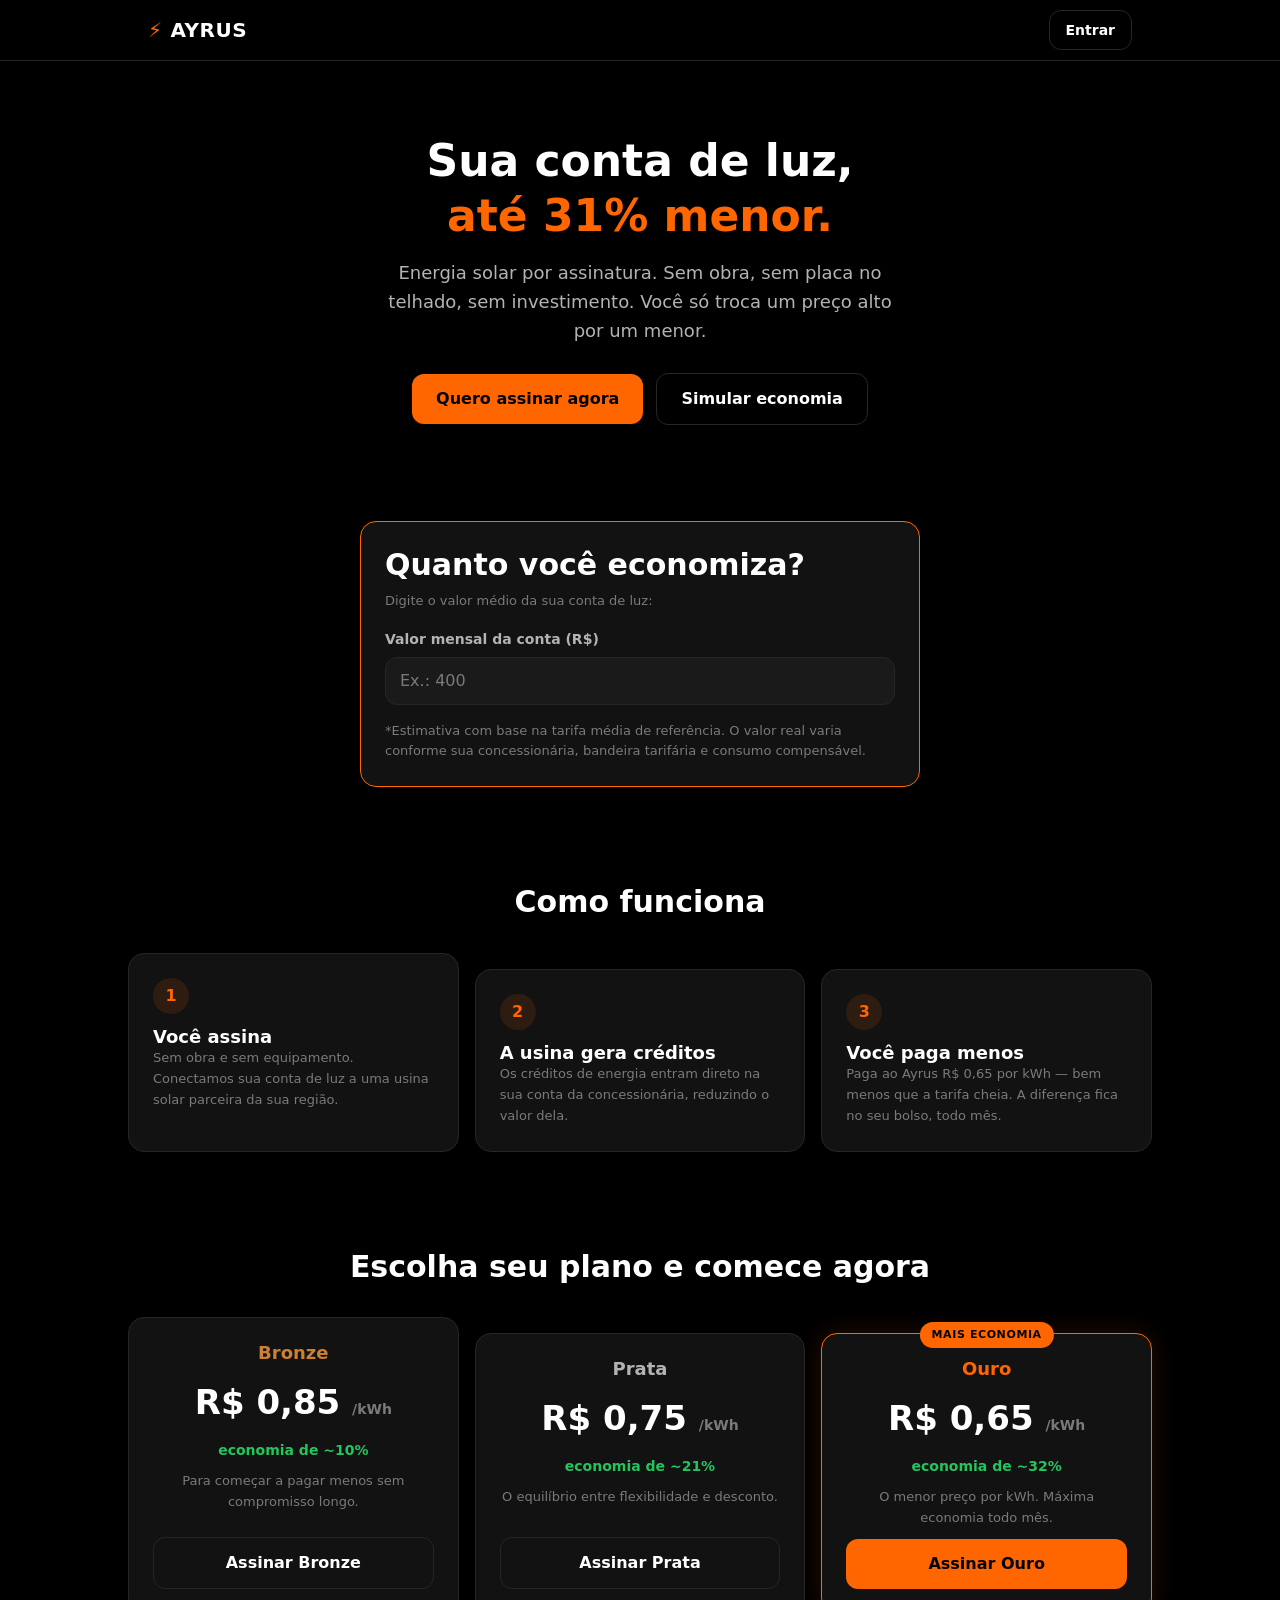
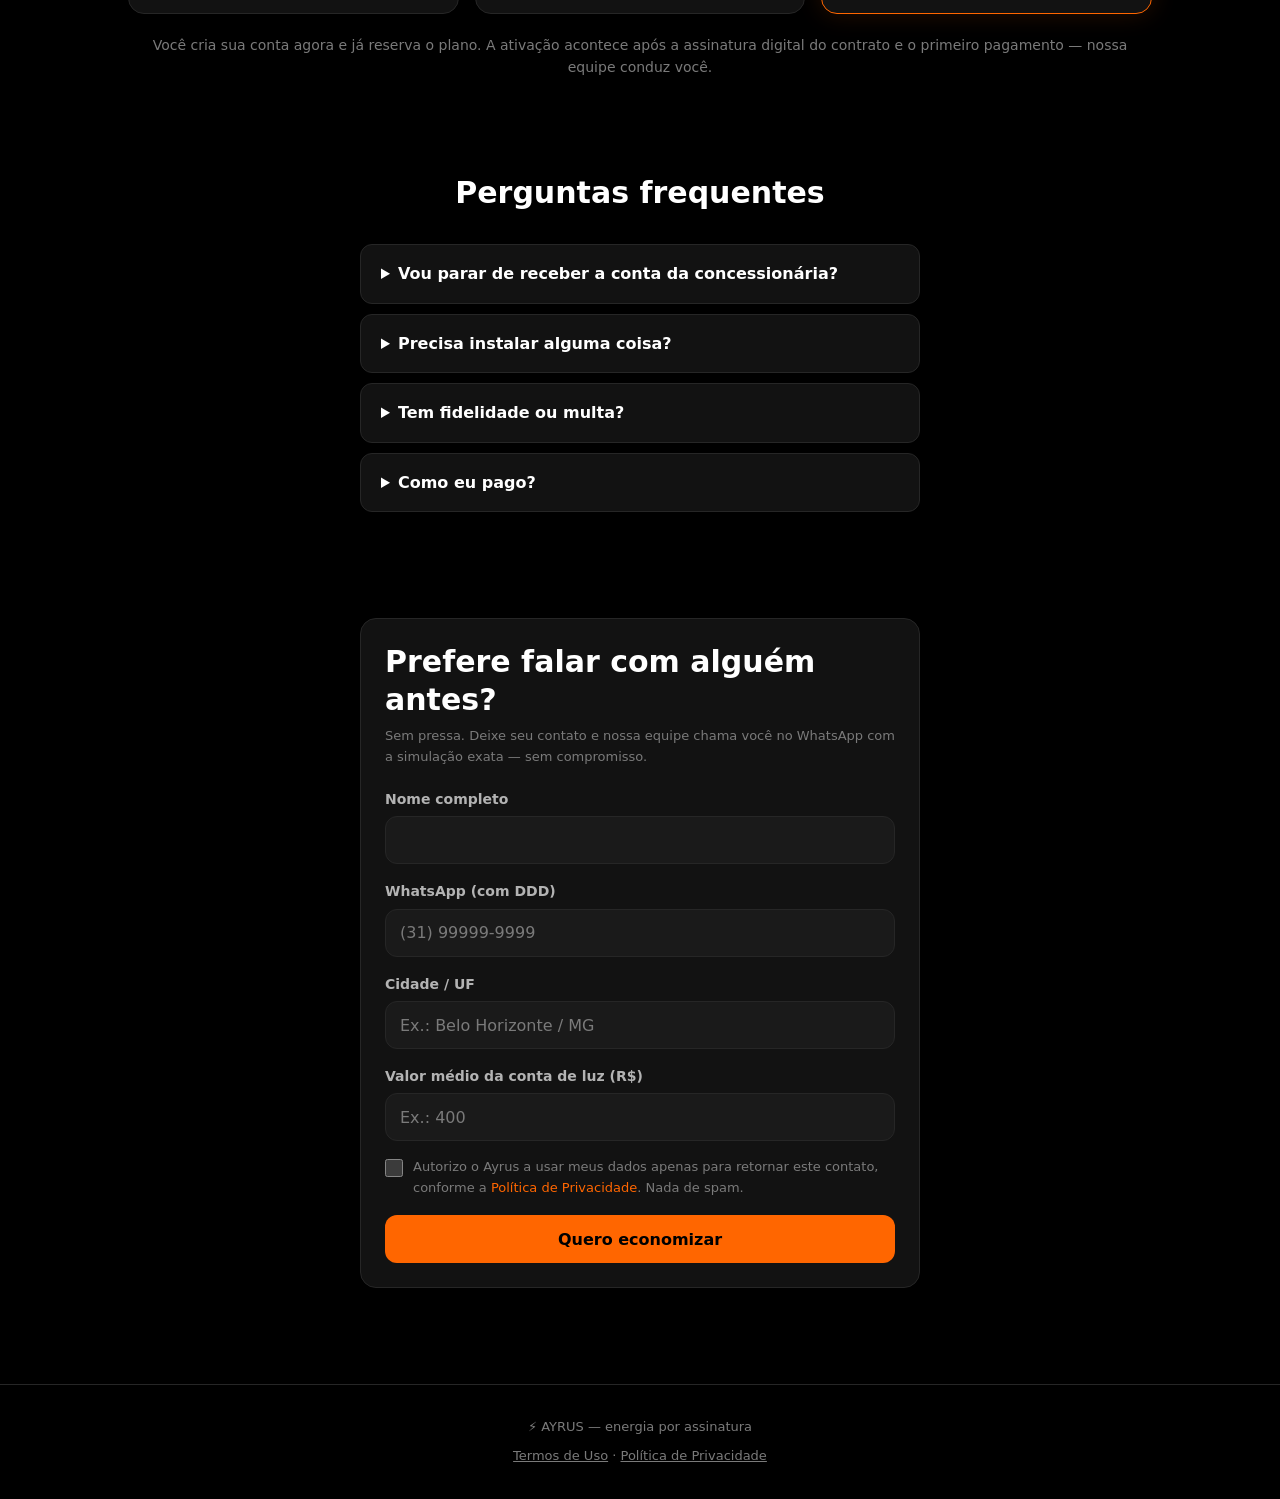
<file: index.html>
<!DOCTYPE html>
<html lang="pt-BR">
<head>
  <meta charset="UTF-8" />
  <meta name="viewport" content="width=device-width, initial-scale=1.0" />
  <meta http-equiv="Content-Security-Policy"
        content="default-src 'none'; script-src 'self'; style-src 'self' 'unsafe-inline'; img-src 'self' data:; connect-src https://script.google.com https://script.googleusercontent.com; base-uri 'self'; form-action 'self'" />
  <meta name="description" content="Ayrus — sua conta de luz até 31% menor com energia solar por assinatura. Sem obra, sem placa, sem investimento." />
  <meta name="color-scheme" content="dark" />
  <meta name="theme-color" content="#000000" />
  <title>Ayrus — Energia solar por assinatura</title>
  <link rel="stylesheet" href="css/styles.css" />
</head>
<body>

  <header class="topbar">
    <div class="container topbar-inner">
      <span class="logo"><span class="bolt">⚡</span>AYRUS</span>
      <a class="btn btn-ghost btn-sm" href="app.html">Entrar</a>
    </div>
  </header>

  <main>
    <!-- HERO -->
    <section class="hero container">
      <h1>Sua conta de luz,<br /><span class="highlight">até 31% menor.</span></h1>
      <p class="sub">Energia solar por assinatura. Sem obra, sem placa no telhado, sem investimento. Você só troca um preço alto por um menor.</p>
      <a class="btn btn-primary" href="#planos">Quero assinar agora</a>
      <a class="btn btn-ghost" style="margin-left:8px" href="#simulador">Simular economia</a>
    </section>

    <!-- SIMULADOR -->
    <section class="section container narrow" id="simulador">
      <div class="card card-highlight">
        <h2>Quanto você economiza?</h2>
        <p class="muted" style="margin:8px 0 16px">Digite o valor médio da sua conta de luz:</p>
        <div class="field">
          <label for="sim-conta">Valor mensal da conta (R$)</label>
          <input id="sim-conta" type="number" inputmode="decimal" min="50" max="100000" step="10" placeholder="Ex.: 400" />
        </div>
        <div id="sim-result" class="sim-result hidden">
          <small class="muted">Sua economia estimada por mês, em cada plano*</small>
          <div class="sim-tiers">
            <div class="sim-tier">
              <span class="tier-name bronze">Bronze</span>
              <span class="tier-val money" id="sim-bronze">—</span>
            </div>
            <div class="sim-tier">
              <span class="tier-name prata">Prata</span>
              <span class="tier-val money" id="sim-prata">—</span>
            </div>
            <div class="sim-tier featured">
              <span class="tier-name ouro">Ouro</span>
              <span class="tier-val money" id="sim-ouro">—</span>
            </div>
          </div>
          <small class="muted" style="display:block;margin-top:10px">No Ouro, isso dá <strong id="sim-ano" class="money" style="color:var(--success)">—</strong> por ano.</small>
          <a class="btn btn-primary btn-block" style="margin-top:14px" href="#planos">Escolher meu plano</a>
        </div>
        <small class="muted" style="display:block;margin-top:12px">*Estimativa com base na tarifa média de referência. O valor real varia conforme sua concessionária, bandeira tarifária e consumo compensável.</small>
      </div>
    </section>

    <!-- COMO FUNCIONA -->
    <section class="section container">
      <h2 class="section-title">Como funciona</h2>
      <div class="steps">
        <div class="card">
          <div class="step-num">1</div>
          <h3>Você assina</h3>
          <p class="muted">Sem obra e sem equipamento. Conectamos sua conta de luz a uma usina solar parceira da sua região.</p>
        </div>
        <div class="card">
          <div class="step-num">2</div>
          <h3>A usina gera créditos</h3>
          <p class="muted">Os créditos de energia entram direto na sua conta da concessionária, reduzindo o valor dela.</p>
        </div>
        <div class="card">
          <div class="step-num">3</div>
          <h3>Você paga menos</h3>
          <p class="muted">Paga ao Ayrus R$ 0,65 por kWh — bem menos que a tarifa cheia. A diferença fica no seu bolso, todo mês.</p>
        </div>
      </div>
    </section>

    <!-- PLANOS -->
    <section class="section container" id="planos">
      <h2 class="section-title">Escolha seu plano e comece agora</h2>
      <div class="plans">
        <div class="card plan-card">
          <h3><span class="tier-name bronze">Bronze</span></h3>
          <p class="plan-price">R$ 0,85 <small>/kWh</small></p>
          <p class="plan-eco">economia de ~10%</p>
          <p class="muted">Para começar a pagar menos sem compromisso longo.</p>
          <a class="btn btn-ghost" href="app.html?plano=bronze">Assinar Bronze</a>
        </div>
        <div class="card plan-card">
          <h3><span class="tier-name prata">Prata</span></h3>
          <p class="plan-price">R$ 0,75 <small>/kWh</small></p>
          <p class="plan-eco">economia de ~21%</p>
          <p class="muted">O equilíbrio entre flexibilidade e desconto.</p>
          <a class="btn btn-ghost" href="app.html?plano=prata">Assinar Prata</a>
        </div>
        <div class="card plan-card featured">
          <span class="plan-tag">MAIS ECONOMIA</span>
          <h3><span class="tier-name ouro">Ouro</span></h3>
          <p class="plan-price">R$ 0,65 <small>/kWh</small></p>
          <p class="plan-eco">economia de ~32%</p>
          <p class="muted">O menor preço por kWh. Máxima economia todo mês.</p>
          <a class="btn btn-primary" href="app.html?plano=ouro">Assinar Ouro</a>
        </div>
      </div>
      <p class="muted" style="text-align:center;margin-top:20px;font-size:14px">
        Você cria sua conta agora e já reserva o plano. A ativação acontece após a assinatura digital do contrato e o primeiro pagamento — nossa equipe conduz você.
      </p>
    </section>

    <!-- FAQ -->
    <section class="section container narrow">
      <h2 class="section-title">Perguntas frequentes</h2>
      <details class="faq-item">
        <summary>Vou parar de receber a conta da concessionária?</summary>
        <p>Não. Você continua cliente da sua concessionária e recebe a conta dela normalmente — só que reduzida pelos créditos de energia. A fatura do Ayrus cobre os créditos que você usou, por um preço menor.</p>
      </details>
      <details class="faq-item">
        <summary>Precisa instalar alguma coisa?</summary>
        <p>Nada. Zero obra, zero equipamento, zero visita técnica. Tudo acontece no sistema de compensação da própria concessionária.</p>
      </details>
      <details class="faq-item">
        <summary>Tem fidelidade ou multa?</summary>
        <p>As condições de permanência e aviso prévio ficam claras no contrato, antes de você assinar. Cancelamento é feito pelo mesmo canal da contratação, sem burocracia escondida.</p>
      </details>
      <details class="faq-item">
        <summary>Como eu pago?</summary>
        <p>Uma fatura mensal via PIX, no app do Ayrus. Você acompanha consumo, pagamento e economia acumulada em tempo real.</p>
      </details>
    </section>

    <!-- LEAD -->
    <section class="section container narrow" id="contato">
      <div class="card">
        <h2>Prefere falar com alguém antes?</h2>
        <p class="muted" style="margin:8px 0 20px">Sem pressa. Deixe seu contato e nossa equipe chama você no WhatsApp com a simulação exata — sem compromisso.</p>

        <form id="lead-form" novalidate>
          <div class="field">
            <label for="lead-nome">Nome completo</label>
            <input id="lead-nome" name="nome" type="text" maxlength="80" autocomplete="name" required />
          </div>
          <div class="field">
            <label for="lead-whats">WhatsApp (com DDD)</label>
            <input id="lead-whats" name="whatsapp" type="tel" inputmode="tel" maxlength="16" autocomplete="tel" placeholder="(31) 99999-9999" required />
          </div>
          <div class="field">
            <label for="lead-cidade">Cidade / UF</label>
            <input id="lead-cidade" name="cidade" type="text" maxlength="60" placeholder="Ex.: Belo Horizonte / MG" />
          </div>
          <div class="field">
            <label for="lead-valor">Valor médio da conta de luz (R$)</label>
            <input id="lead-valor" name="valor_conta" type="number" inputmode="decimal" min="0" max="100000" placeholder="Ex.: 400" />
          </div>

          <!-- Honeypot anti-bot: humanos não veem este campo -->
          <div class="hp-field" aria-hidden="true">
            <label for="lead-website">Não preencha este campo</label>
            <input id="lead-website" name="website" type="text" tabindex="-1" autocomplete="off" />
          </div>

          <label class="check" style="margin-bottom:16px">
            <input type="checkbox" name="consent" required />
            <span>Autorizo o Ayrus a usar meus dados apenas para retornar este contato, conforme a <a href="#" rel="noopener">Política de Privacidade</a>. Nada de spam.</span>
          </label>

          <button id="lead-btn" class="btn btn-primary btn-block" type="submit">Quero economizar</button>
        </form>

        <div id="lead-ok" class="empty-state hidden">
          <p style="color:var(--success);font-weight:700;font-size:18px">Recebido! ⚡</p>
          <p class="muted">Nosso time chama você no WhatsApp em breve com a sua simulação.</p>
        </div>
      </div>
    </section>
  </main>

  <footer>
    <div class="container">
      <p>⚡ AYRUS — energia por assinatura</p>
      <p style="margin-top:8px"><a href="#">Termos de Uso</a> · <a href="#">Política de Privacidade</a></p>
    </div>
  </footer>

  <script type="module" src="js/landing.js"></script>
</body>
</html>
</file>
<file: css/styles.css>
/* ============================================================
   AYRUS — Design System (doc 01)
   Dark mode nativo · laranja apenas onde queremos o olho
   ============================================================ */

:root {
  --bg: #000000;
  --surface: #121212;
  --surface-2: #1a1a1a;
  --border: #262626;
  --text: #ffffff;
  --text-2: #b3b3b3;
  --text-3: #7a7a7a;
  --primary: #ff6600;
  --primary-hover: #ff8c00;
  --primary-soft: rgba(255, 102, 0, 0.12);
  --success: #22c55e;
  --success-soft: rgba(34, 197, 94, 0.12);
  --warn: #facc15;
  --warn-soft: rgba(250, 204, 21, 0.12);
  --danger: #ef4444;
  --danger-soft: rgba(239, 68, 68, 0.12);
  --radius: 12px;
  --radius-lg: 16px;
  --font: system-ui, -apple-system, "Segoe UI", Roboto, "Helvetica Neue", Arial, sans-serif;
}

* { box-sizing: border-box; margin: 0; padding: 0; }

html { scroll-behavior: smooth; }

body {
  background: var(--bg);
  color: var(--text-2);
  font-family: var(--font);
  font-size: 16px;
  line-height: 1.6;
  -webkit-font-smoothing: antialiased;
  min-height: 100vh;
}

h1, h2, h3, h4 { color: var(--text); line-height: 1.25; font-weight: 700; }
h1 { font-size: clamp(28px, 6vw, 44px); }
h2 { font-size: clamp(22px, 4vw, 30px); }
h3 { font-size: 18px; }
small, .muted { color: var(--text-3); font-size: 13px; }
a { color: var(--primary); text-decoration: none; }
a:hover { color: var(--primary-hover); }

.container { max-width: 1024px; margin: 0 auto; padding: 0 20px; }
.narrow { max-width: 560px; }

/* ---------- Header ---------- */
.topbar {
  position: sticky; top: 0; z-index: 50;
  background: rgba(0, 0, 0, 0.85);
  backdrop-filter: blur(10px);
  border-bottom: 1px solid var(--border);
}
.topbar-inner {
  display: flex; align-items: center; justify-content: space-between;
  height: 60px;
}
.logo {
  display: flex; align-items: center; gap: 8px;
  color: var(--text); font-weight: 800; font-size: 20px; letter-spacing: 0.5px;
}
.logo .bolt { color: var(--primary); }

/* ---------- Botões ---------- */
.btn {
  display: inline-flex; align-items: center; justify-content: center; gap: 8px;
  min-height: 48px; padding: 12px 24px;
  border: none; border-radius: var(--radius);
  font-family: var(--font); font-size: 16px; font-weight: 600;
  cursor: pointer; transition: background 0.15s ease, transform 0.05s ease;
  text-align: center;
}
.btn:active { transform: scale(0.98); }
.btn:disabled { opacity: 0.5; cursor: not-allowed; }
.btn-primary { background: var(--primary); color: #000; }
.btn-primary:hover:not(:disabled) { background: var(--primary-hover); }
.btn-ghost {
  background: transparent; color: var(--text);
  border: 1px solid var(--border);
}
.btn-ghost:hover:not(:disabled) { border-color: var(--primary); color: var(--primary); }
.btn-block { width: 100%; }
.btn-sm { min-height: 38px; padding: 8px 16px; font-size: 14px; }

/* ---------- Cards ---------- */
.card {
  background: var(--surface);
  border: 1px solid var(--border);
  border-radius: var(--radius-lg);
  padding: 24px;
}
.card + .card { margin-top: 16px; }
.card-highlight { border-color: var(--primary); }

/* ---------- Badges ---------- */
.badge {
  display: inline-block; padding: 4px 12px;
  border-radius: 999px; font-size: 12px; font-weight: 700;
  letter-spacing: 0.4px; text-transform: uppercase;
}
.badge-pago { background: var(--success-soft); color: var(--success); }
.badge-pendente { background: var(--warn-soft); color: var(--warn); }
.badge-vencido { background: var(--danger-soft); color: var(--danger); }
.badge-neutro { background: var(--surface-2); color: var(--text-2); }

/* ---------- Formulários ---------- */
.field { margin-bottom: 16px; }
.field label {
  display: block; margin-bottom: 6px;
  color: var(--text-2); font-size: 14px; font-weight: 600;
}
.field input, .field select {
  width: 100%; min-height: 48px; padding: 12px 14px;
  background: var(--surface-2); color: var(--text);
  border: 1px solid var(--border); border-radius: var(--radius);
  font-family: var(--font); font-size: 16px;
}
.field input:focus, .field select:focus {
  outline: none; border-color: var(--primary);
}
.field input::placeholder { color: var(--text-3); }
.check { display: flex; gap: 10px; align-items: flex-start; font-size: 13px; color: var(--text-3); }
.check input { width: 18px; height: 18px; margin-top: 2px; accent-color: var(--primary); flex-shrink: 0; }

/* Honeypot: invisível para humanos, irresistível para bots */
.hp-field { position: absolute; left: -9999px; opacity: 0; height: 0; overflow: hidden; }

/* ---------- Números / dinheiro ---------- */
.money { font-variant-numeric: tabular-nums; }
.big-number {
  color: var(--primary); font-size: clamp(32px, 7vw, 48px);
  font-weight: 800; font-variant-numeric: tabular-nums;
}
.big-number.green { color: var(--success); }

/* ---------- Landing ---------- */
.hero { padding: 72px 0 48px; text-align: center; }
.hero p.sub { max-width: 520px; margin: 16px auto 28px; font-size: 18px; }
.hero .highlight { color: var(--primary); }

.section { padding: 48px 0; }
.section-title { text-align: center; margin-bottom: 32px; }

.steps { display: grid; gap: 16px; grid-template-columns: 1fr; }
@media (min-width: 720px) { .steps { grid-template-columns: repeat(3, 1fr); } }
.step-num {
  width: 36px; height: 36px; border-radius: 50%;
  background: var(--primary-soft); color: var(--primary);
  display: flex; align-items: center; justify-content: center;
  font-weight: 800; margin-bottom: 12px;
}

.sim-result {
  background: var(--surface-2); border-radius: var(--radius);
  padding: 20px; text-align: center; margin-top: 16px;
}

/* ---------- Planos ---------- */
.plans { display: grid; gap: 16px; grid-template-columns: 1fr; }
@media (min-width: 720px) { .plans { grid-template-columns: repeat(3, 1fr); } }
.plan-card { display: flex; flex-direction: column; gap: 10px; text-align: center; position: relative; }
.plan-card.featured { border-color: var(--primary); box-shadow: 0 0 24px rgba(255, 102, 0, 0.15); }
.plan-tag {
  position: absolute; top: -12px; left: 50%; transform: translateX(-50%);
  background: var(--primary); color: #000; font-size: 11px; font-weight: 800;
  letter-spacing: 0.6px; padding: 4px 12px; border-radius: 999px; white-space: nowrap;
}
.plan-price { color: var(--text); font-size: 34px; font-weight: 800; font-variant-numeric: tabular-nums; }
.plan-price small { color: var(--text-3); font-size: 14px; font-weight: 600; }
.plan-eco { color: var(--success); font-weight: 700; font-size: 14px; }
.plan-card .btn { margin-top: auto; }

.sim-tiers { display: grid; gap: 10px; grid-template-columns: repeat(3, 1fr); margin-top: 12px; }
@media (max-width: 480px) { .sim-tiers { grid-template-columns: 1fr; } }
.sim-tier {
  background: var(--surface); border: 1px solid var(--border);
  border-radius: var(--radius); padding: 12px 8px;
}
.sim-tier.featured { border-color: var(--primary); }
.sim-tier .tier-name { display: block; font-size: 12px; font-weight: 800; letter-spacing: 0.5px; text-transform: uppercase; }
.tier-name.bronze { color: #cd7f32; }
.tier-name.prata { color: #b3b3b3; }
.tier-name.ouro { color: var(--primary); }
.sim-tier .tier-val { color: var(--success); font-size: 18px; font-weight: 800; font-variant-numeric: tabular-nums; }

details.faq-item {
  background: var(--surface); border: 1px solid var(--border);
  border-radius: var(--radius); padding: 16px 20px; margin-bottom: 10px;
}
details.faq-item summary { color: var(--text); font-weight: 600; cursor: pointer; }
details.faq-item p { margin-top: 10px; font-size: 15px; }

/* ---------- Dashboard ---------- */
.dash-grid { display: grid; gap: 16px; padding: 24px 0 64px; }
.fatura-head { display: flex; justify-content: space-between; align-items: center; gap: 12px; flex-wrap: wrap; }
.qr-box { display: flex; flex-direction: column; align-items: center; gap: 12px; margin: 20px 0; }
.qr-box img {
  width: 200px; height: 200px; border-radius: var(--radius);
  background: #fff; padding: 8px;
}
.pix-code {
  width: 100%; background: var(--surface-2); border: 1px dashed var(--border);
  border-radius: var(--radius); padding: 10px 14px;
  color: var(--text-3); font-size: 12px; word-break: break-all;
  max-height: 64px; overflow: hidden;
}
.hist-item {
  display: flex; justify-content: space-between; align-items: center;
  padding: 14px 0; border-bottom: 1px solid var(--border); gap: 10px;
}
.hist-item:last-child { border-bottom: none; }

/* ---------- Estados ---------- */
.skeleton {
  background: linear-gradient(90deg, var(--surface-2) 25%, #222 50%, var(--surface-2) 75%);
  background-size: 200% 100%;
  animation: shimmer 1.4s infinite;
  border-radius: var(--radius); min-height: 120px;
}
@keyframes shimmer { to { background-position: -200% 0; } }

.empty-state { text-align: center; padding: 40px 20px; color: var(--text-3); }

.toast {
  position: fixed; bottom: 24px; left: 50%; transform: translateX(-50%);
  background: var(--surface-2); color: var(--text);
  border: 1px solid var(--border); border-left: 3px solid var(--primary);
  border-radius: var(--radius); padding: 12px 20px;
  font-size: 14px; z-index: 100; max-width: 90vw;
  box-shadow: 0 8px 24px rgba(0, 0, 0, 0.6);
}
.toast.error { border-left-color: var(--danger); }
.toast.success { border-left-color: var(--success); }

.hidden { display: none !important; }

/* ---------- Auth ---------- */
.auth-wrap { max-width: 440px; margin: 48px auto; padding: 0 20px; }
.auth-toggle { text-align: center; margin-top: 16px; font-size: 14px; }

.plan-mini {
  background: var(--primary-soft); border: 1px solid var(--primary);
  border-radius: var(--radius); padding: 10px 14px;
  color: var(--text); font-weight: 700; text-align: center;
  margin-bottom: 16px; font-variant-numeric: tabular-nums;
}
.howto {
  background: var(--surface-2); border-radius: var(--radius);
  padding: 14px 16px; margin-bottom: 16px; font-size: 14px;
}
.howto strong { color: var(--text); }
.howto ol { margin: 10px 0 0 18px; color: var(--text-2); display: grid; gap: 8px; }

/* ---------- Footer ---------- */
footer {
  border-top: 1px solid var(--border);
  padding: 32px 0; margin-top: 48px;
  text-align: center; font-size: 13px; color: var(--text-3);
}
footer a { color: var(--text-3); text-decoration: underline; }
</file>
